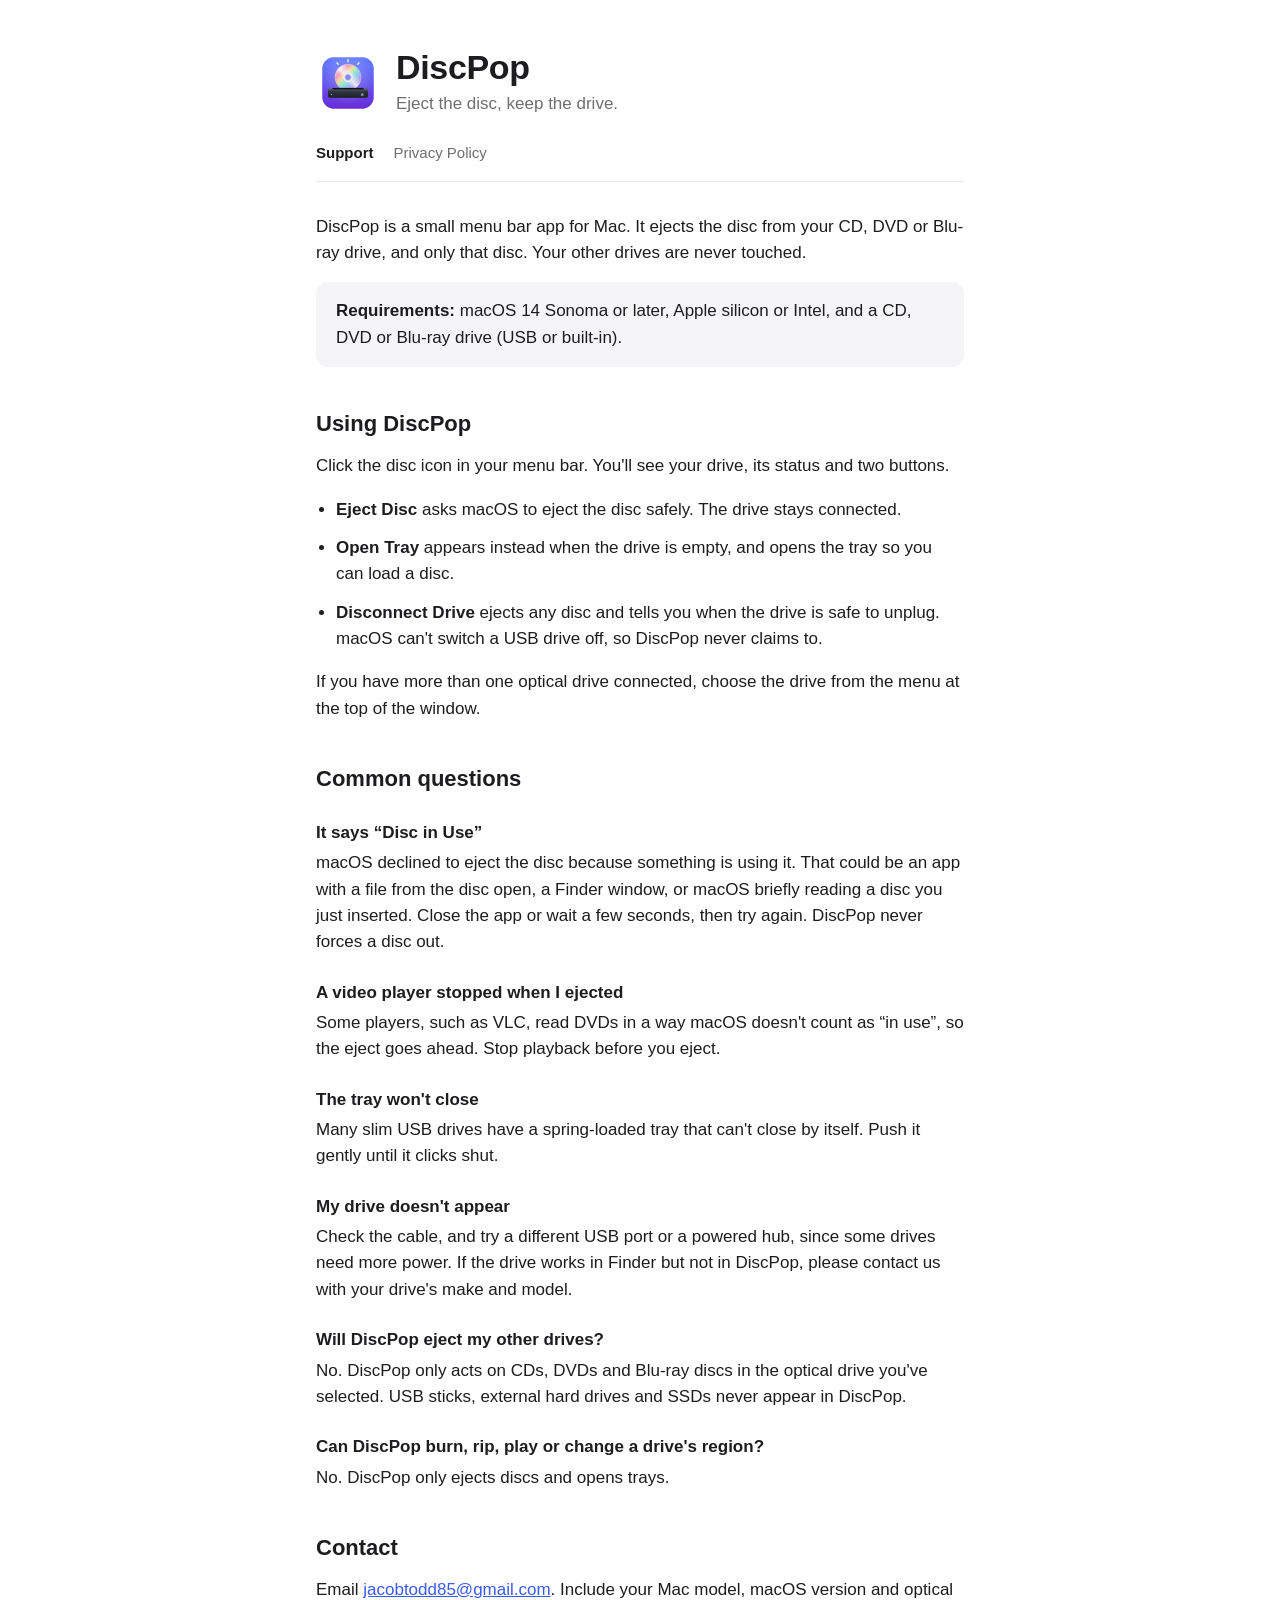
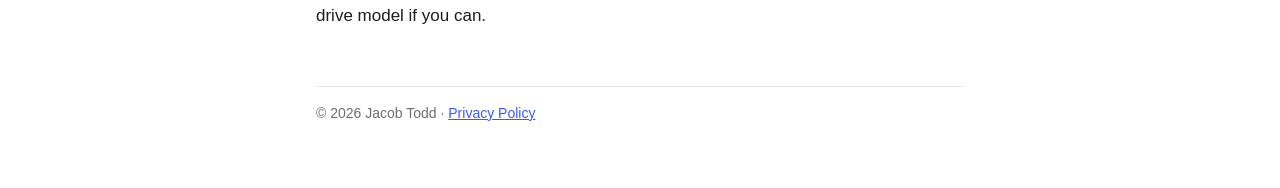
<file: index.html>
<!doctype html>
<html lang="en">
<head>
  <meta charset="utf-8">
  <meta name="viewport" content="width=device-width, initial-scale=1">
  <title>DiscPop Support</title>
  <meta name="description" content="Help and support for DiscPop, the macOS menu bar app that ejects discs from your optical drive.">
  <link rel="icon" href="icon.png">
  <link rel="stylesheet" href="style.css">
</head>
<body>
<main>
  <header>
    <img src="icon.png" alt="">
    <div>
      <h1>DiscPop</h1>
      <p class="tagline">Eject the disc, keep the drive.</p>
    </div>
  </header>
  <nav>
    <a href="./" aria-current="page">Support</a>
    <a href="privacy.html">Privacy Policy</a>
  </nav>

  <p>DiscPop is a small menu bar app for Mac. It ejects the disc from your CD, DVD or Blu-ray drive, and only that disc. Your other drives are never touched.</p>

  <div class="card">
    <p><strong>Requirements:</strong> macOS 14 Sonoma or later, Apple silicon or Intel, and a CD, DVD or Blu-ray drive (USB or built-in).</p>
  </div>

  <h2>Using DiscPop</h2>
  <p>Click the disc icon in your menu bar. You'll see your drive, its status and two buttons.</p>
  <ul>
    <li><strong>Eject Disc</strong> asks macOS to eject the disc safely. The drive stays connected.</li>
    <li><strong>Open Tray</strong> appears instead when the drive is empty, and opens the tray so you can load a disc.</li>
    <li><strong>Disconnect Drive</strong> ejects any disc and tells you when the drive is safe to unplug. macOS can't switch a USB drive off, so DiscPop never claims to.</li>
  </ul>
  <p>If you have more than one optical drive connected, choose the drive from the menu at the top of the window.</p>

  <h2>Common questions</h2>

  <h3>It says “Disc in Use”</h3>
  <p>macOS declined to eject the disc because something is using it. That could be an app with a file from the disc open, a Finder window, or macOS briefly reading a disc you just inserted. Close the app or wait a few seconds, then try again. DiscPop never forces a disc out.</p>

  <h3>A video player stopped when I ejected</h3>
  <p>Some players, such as VLC, read DVDs in a way macOS doesn't count as “in use”, so the eject goes ahead. Stop playback before you eject.</p>

  <h3>The tray won't close</h3>
  <p>Many slim USB drives have a spring-loaded tray that can't close by itself. Push it gently until it clicks shut.</p>

  <h3>My drive doesn't appear</h3>
  <p>Check the cable, and try a different USB port or a powered hub, since some drives need more power. If the drive works in Finder but not in DiscPop, please contact us with your drive's make and model.</p>

  <h3>Will DiscPop eject my other drives?</h3>
  <p>No. DiscPop only acts on CDs, DVDs and Blu-ray discs in the optical drive you've selected. USB sticks, external hard drives and SSDs never appear in DiscPop.</p>

  <h3>Can DiscPop burn, rip, play or change a drive's region?</h3>
  <p>No. DiscPop only ejects discs and opens trays.</p>

  <h2>Contact</h2>
  <p>Email <a href="mailto:jacobtodd85@gmail.com">jacobtodd85@gmail.com</a>. Include your Mac model, macOS version and optical drive model if you can.</p>

  <footer>© 2026 Jacob Todd · <a href="privacy.html">Privacy Policy</a></footer>
</main>
</body>
</html>
</file>
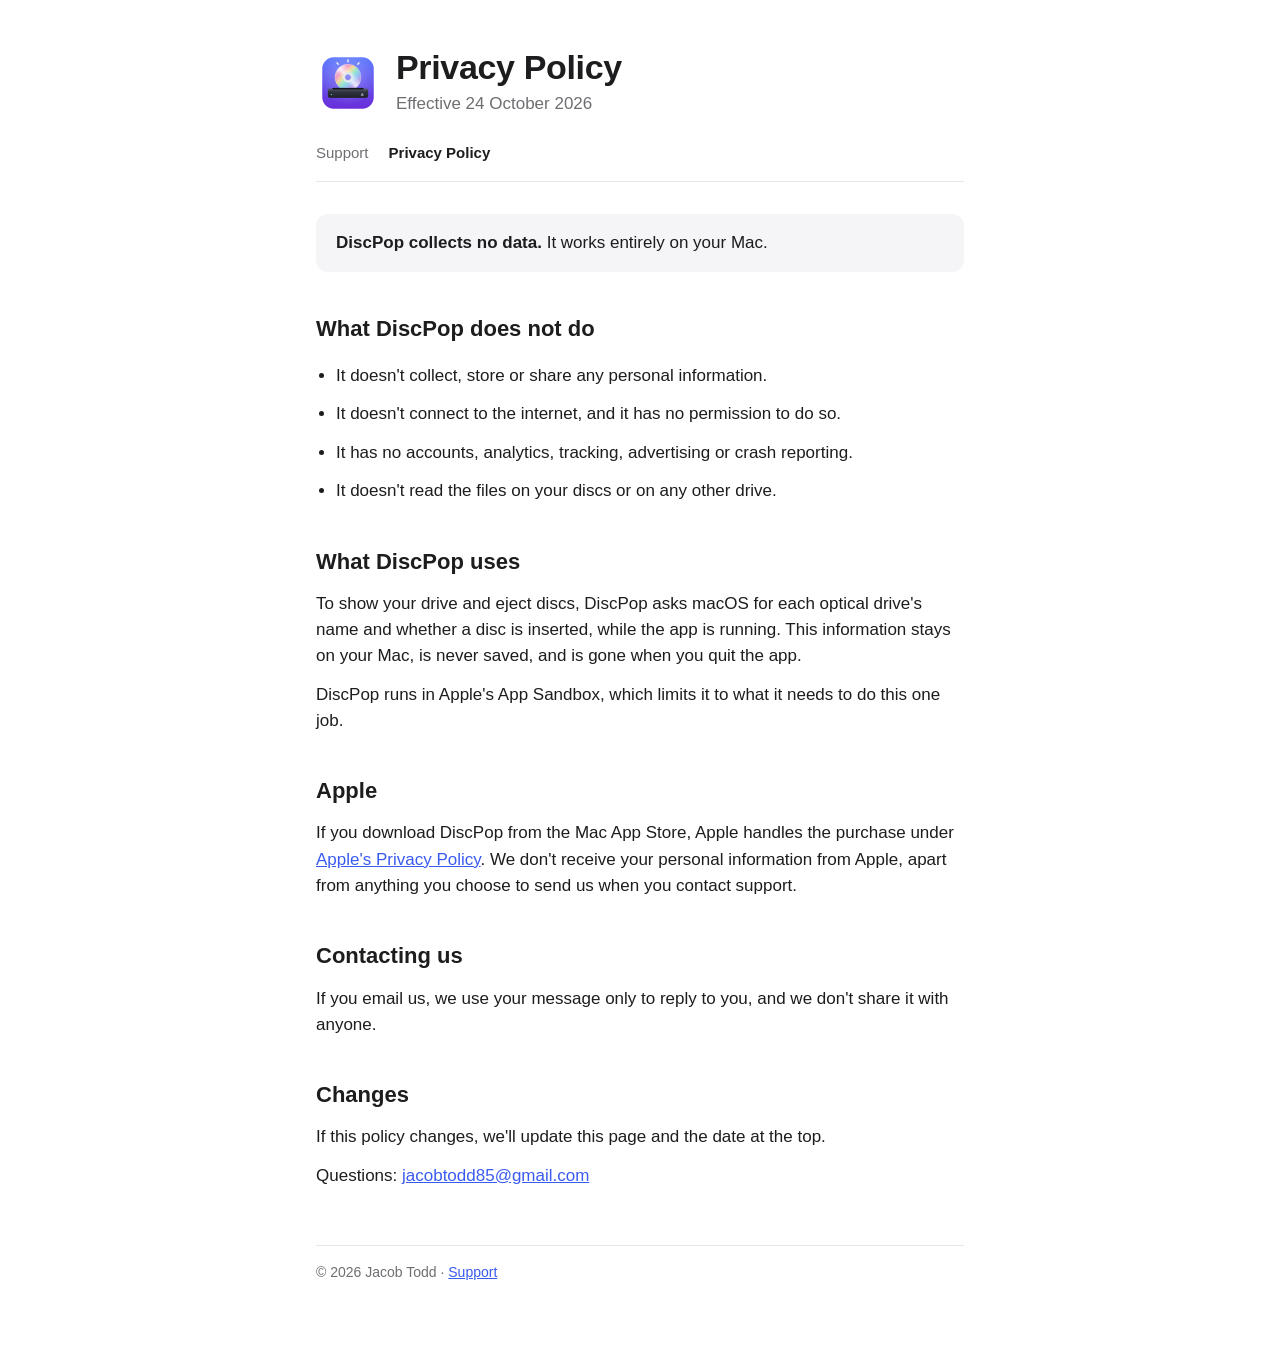
<file: privacy.html>
<!doctype html>
<html lang="en">
<head>
  <meta charset="utf-8">
  <meta name="viewport" content="width=device-width, initial-scale=1">
  <title>DiscPop Privacy Policy</title>
  <meta name="description" content="DiscPop collects no data. It works entirely on your Mac.">
  <link rel="icon" href="icon.png">
  <link rel="stylesheet" href="style.css">
</head>
<body>
<main>
  <header>
    <img src="icon.png" alt="">
    <div>
      <h1>Privacy Policy</h1>
      <p class="tagline">Effective 24 October 2026</p>
    </div>
  </header>
  <nav>
    <a href="./">Support</a>
    <a href="privacy.html" aria-current="page">Privacy Policy</a>
  </nav>

  <div class="card">
    <p><strong>DiscPop collects no data.</strong> It works entirely on your Mac.</p>
  </div>

  <h2>What DiscPop does not do</h2>
  <ul>
    <li>It doesn't collect, store or share any personal information.</li>
    <li>It doesn't connect to the internet, and it has no permission to do so.</li>
    <li>It has no accounts, analytics, tracking, advertising or crash reporting.</li>
    <li>It doesn't read the files on your discs or on any other drive.</li>
  </ul>

  <h2>What DiscPop uses</h2>
  <p>To show your drive and eject discs, DiscPop asks macOS for each optical drive's name and whether a disc is inserted, while the app is running. This information stays on your Mac, is never saved, and is gone when you quit the app.</p>
  <p>DiscPop runs in Apple's App Sandbox, which limits it to what it needs to do this one job.</p>

  <h2>Apple</h2>
  <p>If you download DiscPop from the Mac App Store, Apple handles the purchase under <a href="https://www.apple.com/legal/privacy/">Apple's Privacy Policy</a>. We don't receive your personal information from Apple, apart from anything you choose to send us when you contact support.</p>

  <h2>Contacting us</h2>
  <p>If you email us, we use your message only to reply to you, and we don't share it with anyone.</p>

  <h2>Changes</h2>
  <p>If this policy changes, we'll update this page and the date at the top.</p>

  <p>Questions: <a href="mailto:jacobtodd85@gmail.com">jacobtodd85@gmail.com</a></p>

  <footer>© 2026 Jacob Todd · <a href="./">Support</a></footer>
</main>
</body>
</html>
</file>
<file: style.css>
:root {
  --bg: #ffffff;
  --text: #1d1d1f;
  --muted: #6e6e73;
  --line: #e5e5ea;
  --card: #f5f5f7;
  --accent: #3a5bf0;
}
@media (prefers-color-scheme: dark) {
  :root {
    --bg: #111113;
    --text: #f5f5f7;
    --muted: #a1a1a6;
    --line: #2c2c2e;
    --card: #1c1c1e;
    --accent: #7d95ff;
  }
}
* { box-sizing: border-box; }
body {
  margin: 0;
  background: var(--bg);
  color: var(--text);
  font: 17px/1.55 -apple-system, BlinkMacSystemFont, "SF Pro Text", "Helvetica Neue", Arial, sans-serif;
  -webkit-font-smoothing: antialiased;
}
main { max-width: 680px; margin: 0 auto; padding: 48px 16px 64px; }
header { display: flex; align-items: center; gap: 16px; margin-bottom: 8px; }
header img { width: 64px; height: 64px; }
h1 { font-size: 34px; line-height: 1.15; margin: 0; letter-spacing: -0.01em; }
.tagline { color: var(--muted); margin: 4px 0 0; }
nav { display: flex; gap: 20px; margin: 24px 0 32px; padding-bottom: 16px; border-bottom: 1px solid var(--line); }
nav a { color: var(--muted); text-decoration: none; font-size: 15px; }
nav a[aria-current="page"] { color: var(--text); font-weight: 600; }
h2 { font-size: 22px; margin: 40px 0 12px; }
h3 { font-size: 17px; margin: 24px 0 4px; }
p, li { margin: 0 0 12px; }
ul { padding-left: 20px; }
a { color: var(--accent); }
.card { background: var(--card); border-radius: 12px; padding: 16px 20px; margin: 16px 0; }
.card p:last-child { margin-bottom: 0; }
footer { margin-top: 56px; padding-top: 16px; border-top: 1px solid var(--line); color: var(--muted); font-size: 14px; }
</file>
